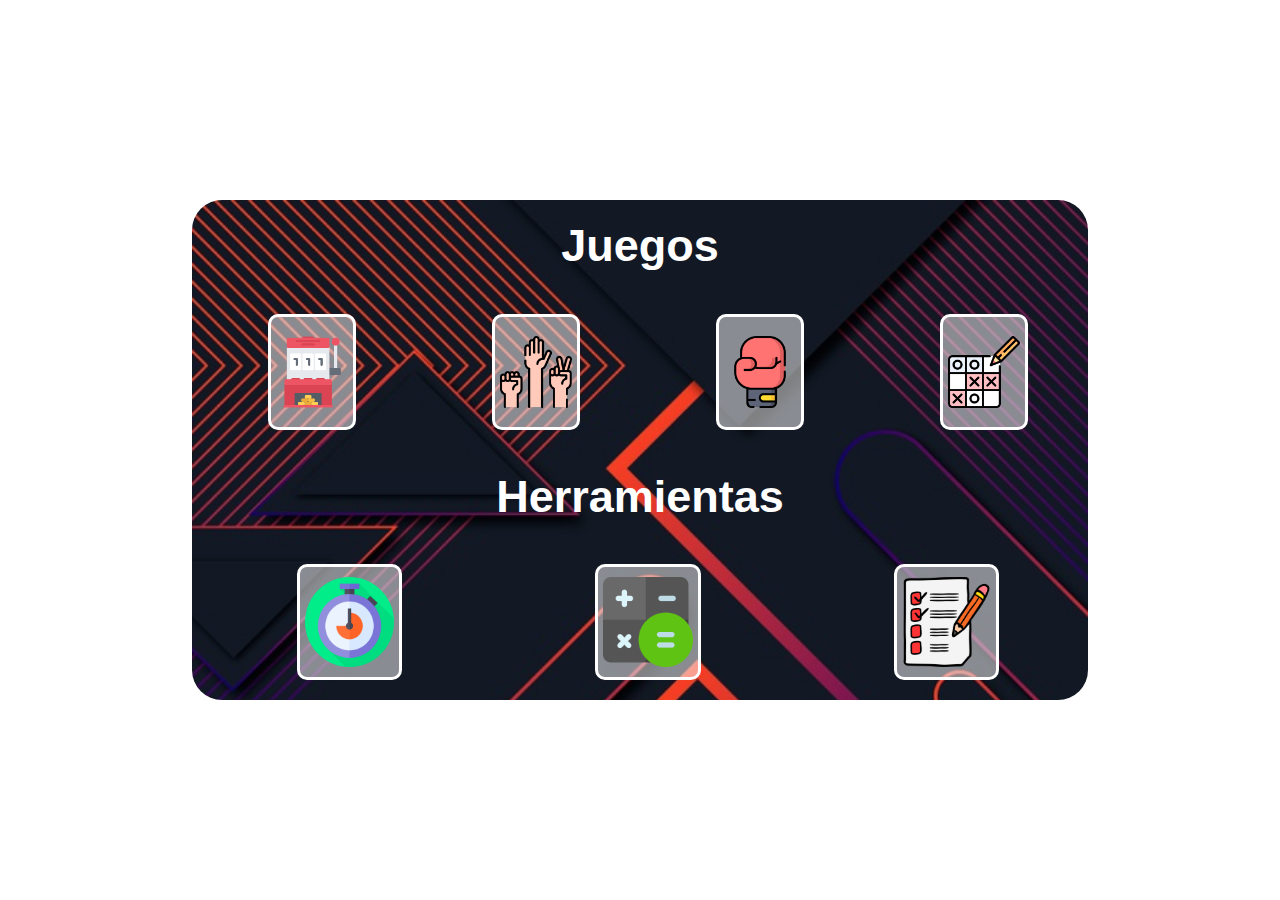
<file: index.html>
<!DOCTYPE html>
<html lang="en">
<head>
    <meta charset="UTF-8">
    <meta http-equiv="X-UA-Compatible" content="IE=edge">
    <meta name="viewport" content="width=device-width, initial-scale=1.0">
    <link rel="stylesheet" href="css/style.css">
    <title>Launcher</title>
</head>
<body>
    
    <section id="uno">
        <div class="contenedor">
            <h2>Juegos</h2>
            <div class="juegos">
            
            <a href="Juegos/tragaperras/index.html">  <div class="caja"><img src="img/tragaperras.png" alt=""> </div></a>  
             <a href="Juegos/Piedra_Papel_Tijera/index.html">   <div class="caja"><img src="img/piedra-papel-tijeras.png" alt=""></div></a>  
            <a href="Juegos/boxeo/index.html">  <div class="caja"><img src="img/guanteRojo.png" alt=""> </div></a>  
           
            <a href="Juegos/3raya/index.html">  <div class="caja"><img src="img/Ticono.png" alt=""> </div></a>  



          

        </div>
        <h2>Herramientas</h2>
        <div class="herramientas">
            
         <a href="Herramientas/Pomodoro/index.html"> <div class="caja"> <img src="img/cronometro.png" alt=""> </div></a>  
         <a href="Herramientas/calculadora/index.html">    <div class="caja"><img src="img/calculadora.png" alt=""></div></a>
         <a href="Herramientas/Notas/index.html">    <div class="caja"><img src="img/notas.png" alt=""></div></a>
        </div>
    </div>
    </section>


    <script type="text/javascript" src="js/vanilla-tilt.js"></script>
    <script type="text/javascript">
        VanillaTilt.init(document.querySelectorAll(".caja"), {
            max: 25,
            speed: 400,
            glare:true,
            "max-glare":1,
        });
        
        //It also supports NodeList
        VanillaTilt.init(document.querySelectorAll(".caja"));
    </script>



</body>

</html>
</file>
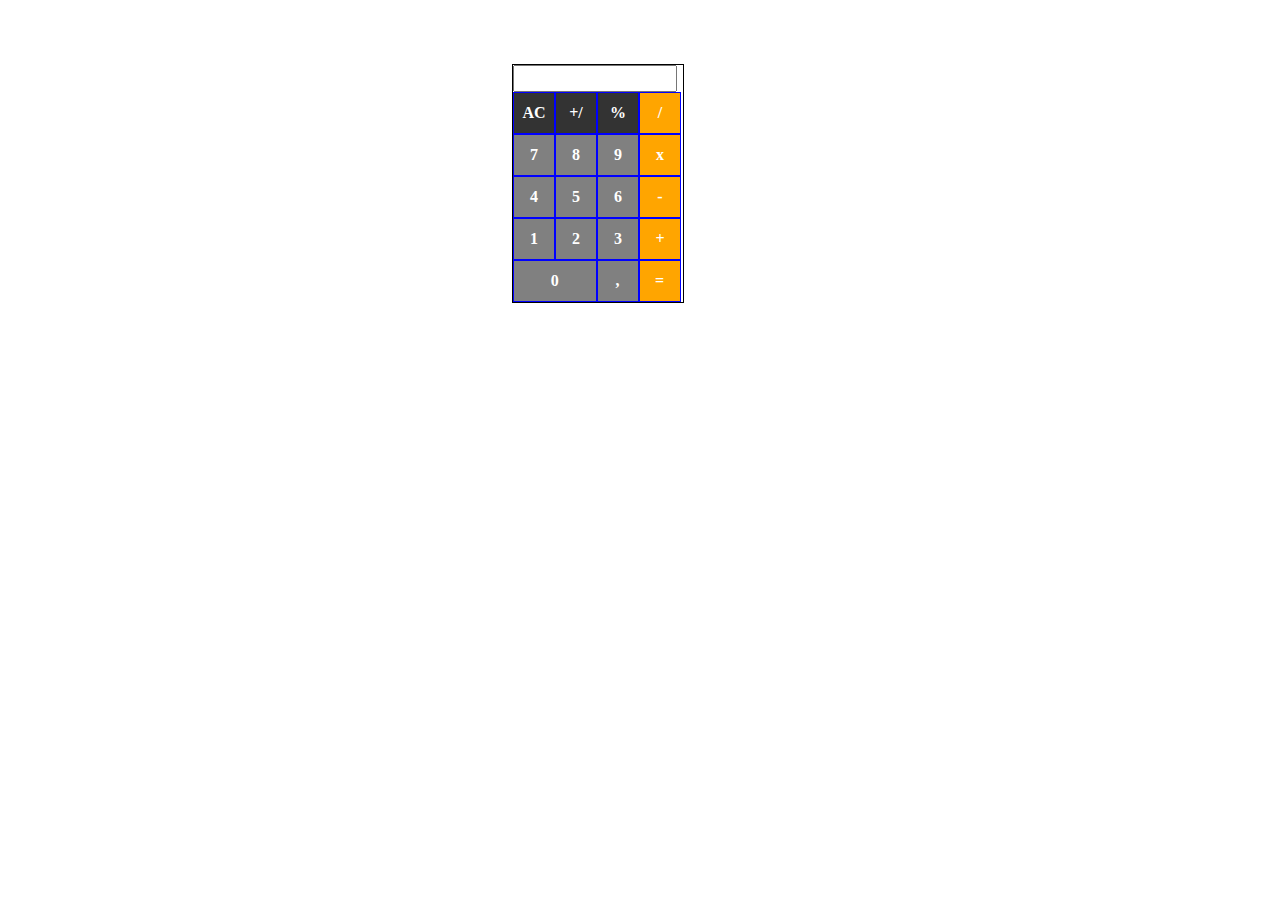
<file: Herramientas/Calculadora/index.html>
<!DOCTYPE html>
<html lang="en">
<head>
    <meta charset="UTF-8">
    <meta http-equiv="X-UA-Compatible" content="IE=edge">
    <meta name="viewport" content="width=device-width, initial-scale=1.0">
    <link rel="stylesheet" href="css/style.css">
    <title>Document</title>
</head>
<body>

<div class="calculadora">
               <div class="resultado">
                   <input type="text" id="resul" class="text">
               </div>
               <div class="numeros">
                <div class="caja negro" onclick="operacion('ac')">AC</div>
                <div class="caja negro">+/</div>
                <div class="caja negro">%</div>
                <div class="caja naranja" onclick="operacion('/')">/</div>
                <div class="caja gris" onclick="operacion(7)">7</div>
                <div class="caja gris" onclick="operacion(8)">8</div>
                <div class="caja gris" onclick="operacion(9)">9</div>
                <div class="caja naranja" onclick="operacion('*')" >x</div>
                <div class="caja gris" onclick="operacion(4)" >4</div>
                <div class="caja gris" onclick="operacion(5)">5</div>
                <div class="caja gris" onclick="operacion(6)">6</div>
                <div class="caja naranja" onclick="operacion('-')" >-</div>
                <div class="caja gris" onclick="operacion(1)">1</div>
                <div class="caja gris" onclick="operacion(2)">2</div>
                <div class="caja gris" onclick="operacion(3)">3</div>
                <div class="caja naranja" onclick="operacion('+')">+</div>
                <div class="caja gris doble" onclick="operacion(0)">0</div>
                <div class="caja gris" onclick="operacion(',')">,</div>
                <div class="caja naranja" onclick="operacion('=')" >=</div>
            </div>
</div>

</body>
<script src="js/js.js"></script>
</html>
</file>
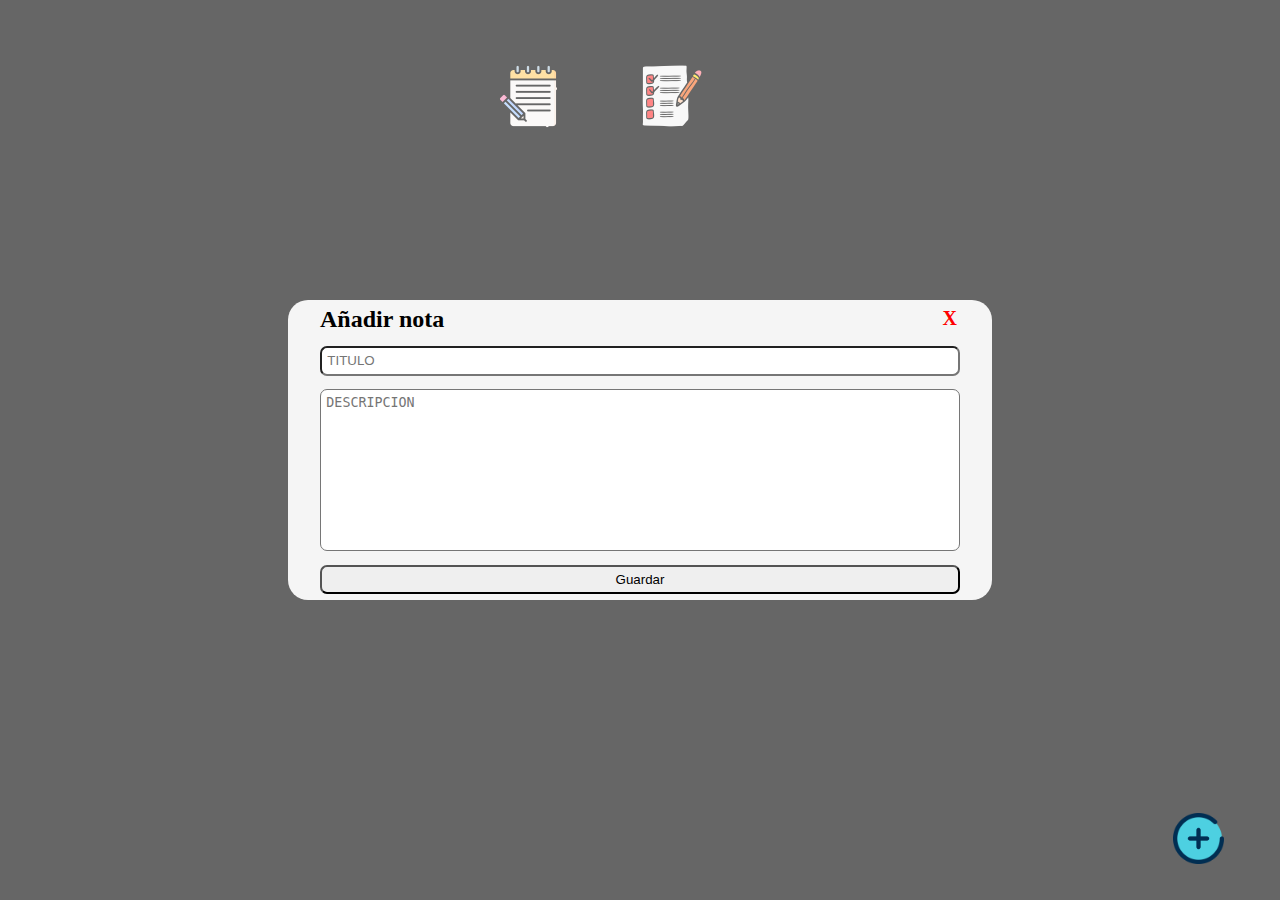
<file: Herramientas/Notas/index.html>
<!DOCTYPE html>
<html lang="es">
<head>
    <meta charset="UTF-8">
    <meta http-equiv="X-UA-Compatible" content="IE=edge">
    <meta name="viewport" content="width=device-width, initial-scale=1.0">
    <title>Notas</title>
    <link rel="stylesheet" href="css/style.css">
	 <link rel="icon" type="image/x-icon" href="img/lapiz.png">
</head>
<body>
    
    <header>
        <img src="img/lapiz.png" alt="" srcset="">
        <img src="img/notas.png" alt="" srcset="">
     
        
    </header>
<div id="contenedor">
    <!-- <div class="caja">
                <div>
                    <p id="titulo">NOta1</p>
                    <p id="descripcion">Comprar Pan , verduras , ir al bar</p>
                </div> 
                <div>
                <button class="Editar">Editar</button><button class="Eliminar" >Eliminar</button> 
                </div>
            </div>-->
           
    </div> 
    <div>
    <img  class="botonAñadir" onclick="AbrirModal()"    src="img/boton.png" alt="" srcset="">
    </div>
  
            <div id="mymodal">
                <div id="cajaModal">
                    <span class="cerrar" onclick="CerrarModal()">X</span>
                   
                    <h2>Añadir nota</h2>
     
               
                    <input type="text" id="inputTitulo" placeholder="TITULO" value="">
               
              
                    <textarea name="" id="inputDescripcion" cols="30" rows="10" placeholder="DESCRIPCION" value=""></textarea>
            
                    <input type="Submit"  value="Guardar" id="botonGuardar" onclick="Guardar()" >

                </div>
            </div>


             <div id="mymodaleditar">
                <div id="cajaModaleditar">
                    <span class="cerrar" onclick="CerrarModalEdit()">X</span>
                   
                    <h2>Editar nota</h2>
     
               
                    <input type="text" id="inputTituloEdit" placeholder="TITULO" value="">
               
              
                    <textarea name="" id="inputDescripcionEdit" cols="30" rows="10" placeholder="DESCRIPCION" value=""></textarea>
            
                    <input type="Submit"  value="Guardar" id="botonGuardar" onclick="GuardarEditar()" >

                </div> 
            </div> 


           
</div>
</body>
<script src="js/js.js"></script>
</html>
</file>
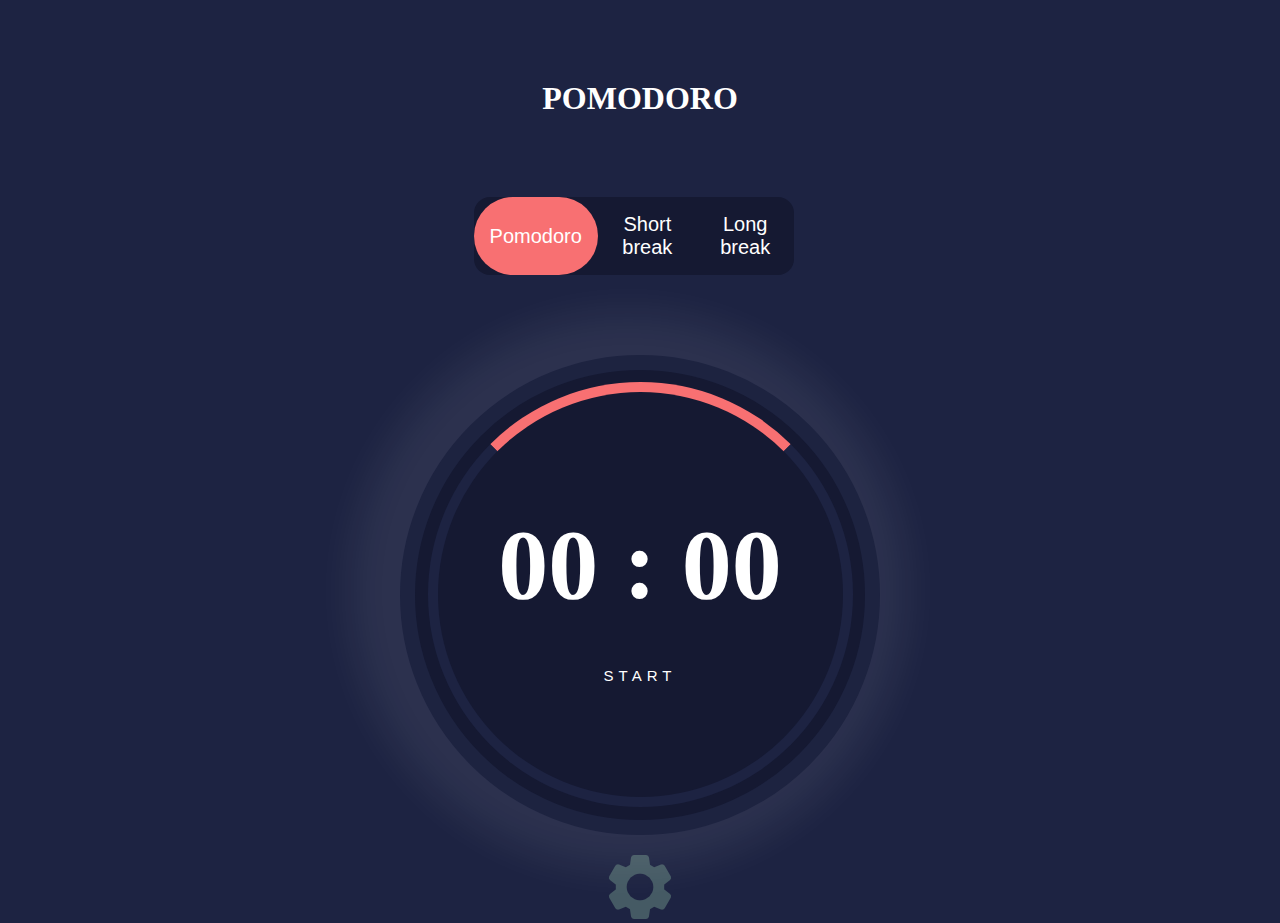
<file: Herramientas/Pomodoro/index.html>
<!DOCTYPE html>
<html lang="en">

<head>
    <meta charset="UTF-8">
    <title>POMODORO</title>
    <link rel="icon" type="image/x-icon" href="temporizador.ico">
    <link rel="stylesheet" href="css/style.css">
    <link rel="stylesheet" href="https://cdnjs.cloudflare.com/ajax/libs/animate.css/4.1.1/animate.min.css" />


</head>
<script src="js/script.js"></script>

<body>
    <header id="header">
        <div class="titulo animate__animated animate__bouncep ">
            <h1 id="titulo">POMODORO</h1>
        </div>
        <aside>
            <button class="menu" id="menu1" style="background:#f87072;">Pomodoro</button>
            <button class="menu" id="menu2">Short break</button>
            <button class="menu" id="menu3">Long break</button>
        </aside>
    </header>
    <div class="contenedor">
        <div class="circulo" id="circulo">
            <div class="preloader" id="preloader">
            </div>
            <div id="numero">

                <span id="minutes">00</span> : <span id="seconds">00</span>
            </div>
            <button class="botonesCrono" id="start" onclick="interval()">START</button>
            <button class="botonesCrono" style="font-size:0px;" id="parar" onclick="pause(1)">PAUSE</button>
            <button class="botonesCrono" style="font-size:0px;" id="parar2" onclick="pause(2)">PAUSE</button>
            <button class="botonesCrono" style="font-size:0px;" id="parar3" onclick="pause(3)">PAUSE</button>
            <button class="botonesCrono" style="font-size:0px;" id="reiniciar" onclick="continuar(1)">CONTINUAR</button>
            <button class="botonesCrono" style="font-size:0px;" id="reiniciar2" onclick="continuar(2)">CONTINUAR</button>
            <button class="botonesCrono" style="font-size:0px;" id="reiniciar3" onclick="continuar(3)">CONTINUAR</button>
        </div>

    </div>

    <footer>
        <a href="javascript:abrirModal()">
            <img src="imagenes/engranaje.png">
        </a>

    </footer>


    <div id="myModal" class="modal animate__animated animate__fadeInDown">
        <div class="modal-contenedor">
            <div class="arriba">
                <p>Settings</p>
                <span class="close" onclick="cerrarModal()">&times;</span></div>
            <div id="inputContador">
                <p style="font-weight: bold; margin-bottom: 1em;margin-left: 1em">TIME (MINUTES)</p>
                <p>
                    <label class="labelText1">pomodoro</label>
                    <label class="labelText2">short break</label>
                    <label class="labelText3">long break</label></p>

                <input type="number" id="mim" placeholder="mim" class="inputNumeros" value="0">
                <input type="number" id="sBreak" class="inputNumeros" value="0">
                <input type="number" id="lBreak" class="inputNumeros" value="0">

            </div>

            <div class="elegirLetra">

                <div class="botones">
                    <label class="labelText1">Long Break Interval</label>
                    <input type="number" id="LInterval" placeholder="mim" class="inputNumeros" value="1">
                    <!--            <button class="botonfons" >Aa</button>-->
                    <!--            <button class="botonfons" style="font-weight: bold">Aa</button>-->
                    <!--            <button class="botonfons" style="font-style:italic">Aa</button>-->
                    <!--            </div>-->
                </div>


                <div class="elegirColor">
                    <div>
                        Color
                    </div>
                    <div class="botones">
                        <button class="botonColor" style="background:#f87072" onclick="cambiarcolor(1)"></button>
                        <button class="botonColor" style="background:deepskyblue" onclick="cambiarcolor(2)"></button>
                        <button class="botonColor" style="background:blueviolet" onclick="cambiarcolor(3)"></button>
                    </div>
                </div>

                <button class="aplicar" onclick="cerrarModal()">APLICAR</button>

            </div>
        </div>

    </div>

</body>


</html>
</file>
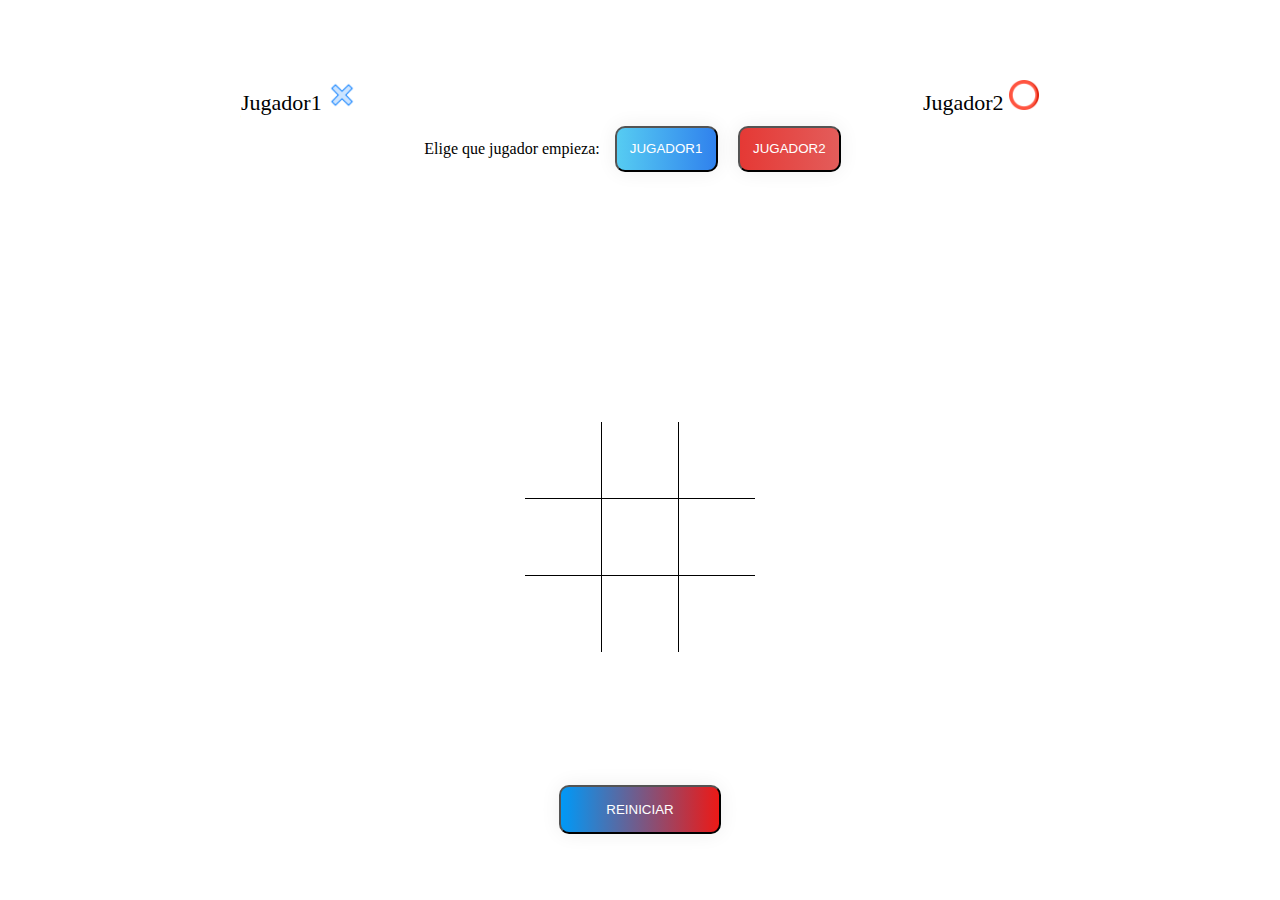
<file: Juegos/3raya/index.html>
<!DOCTYPE html>
<html lang="es">
<head>
    <meta charset="UTF-8">
    <meta http-equiv="X-UA-Compatible" content="IE=edge">
    <meta name="viewport" content="width=device-width, initial-scale=1.0">

    <link rel="stylesheet" href="css/style.css">
    <link href="https://unpkg.com/aos@2.3.1/dist/aos.css" rel="stylesheet">


    <title>Boxeo</title>
    <link rel="icon" type="image/png" href="img/Ticono.png" />
</head>
<body>
  

<header>
   <p> Jugador1 <img src="img/cruz.png" alt="" srcset=""> </p>
   <p> Jugador2 <img src="img/circulo.png" alt="" srcset=""> </p>

</header>
<div class="elegir">
<p>Elige que jugador empieza:</p>
<div class="ElegirJugador">
<button class="btn-grad3" onclick="CambiarJugador(1)"> Jugador1  </button>
<button class="btn-grad2" onclick="CambiarJugador(2)"> Jugador2  </button>
</div>
</div>
    <div id="contenedor">
       <div>
        <div id="cuadro1" onclick="Pintarimg(1)" ></div>
        <div id="cuadro2" onclick="Pintarimg(2)"></div>
        <div id="cuadro3" onclick="Pintarimg(3)"></div>
    </div>
    <div>
        <div id="cuadro4" onclick="Pintarimg(4)"></div>
        <div id="cuadro5" onclick="Pintarimg(5)"></div>
        <div id="cuadro6" onclick="Pintarimg(6)"></div>
      </div>
      <div>  
        <div id="cuadro7" onclick="Pintarimg(7)"></div>
        <div id="cuadro8" onclick="Pintarimg(8)"></div>
        <div id="cuadro9" onclick="Pintarimg(9)"></div>
        </div>

    </div>
  <div class="boton">
  <button onclick="reiniciar()" class="btn-grad">reiniciar</button>
</div>
</body>

<script src="https://unpkg.com/aos@2.3.1/dist/aos.js"></script>

<script src="js/js.js"></script>





</html>
</file>
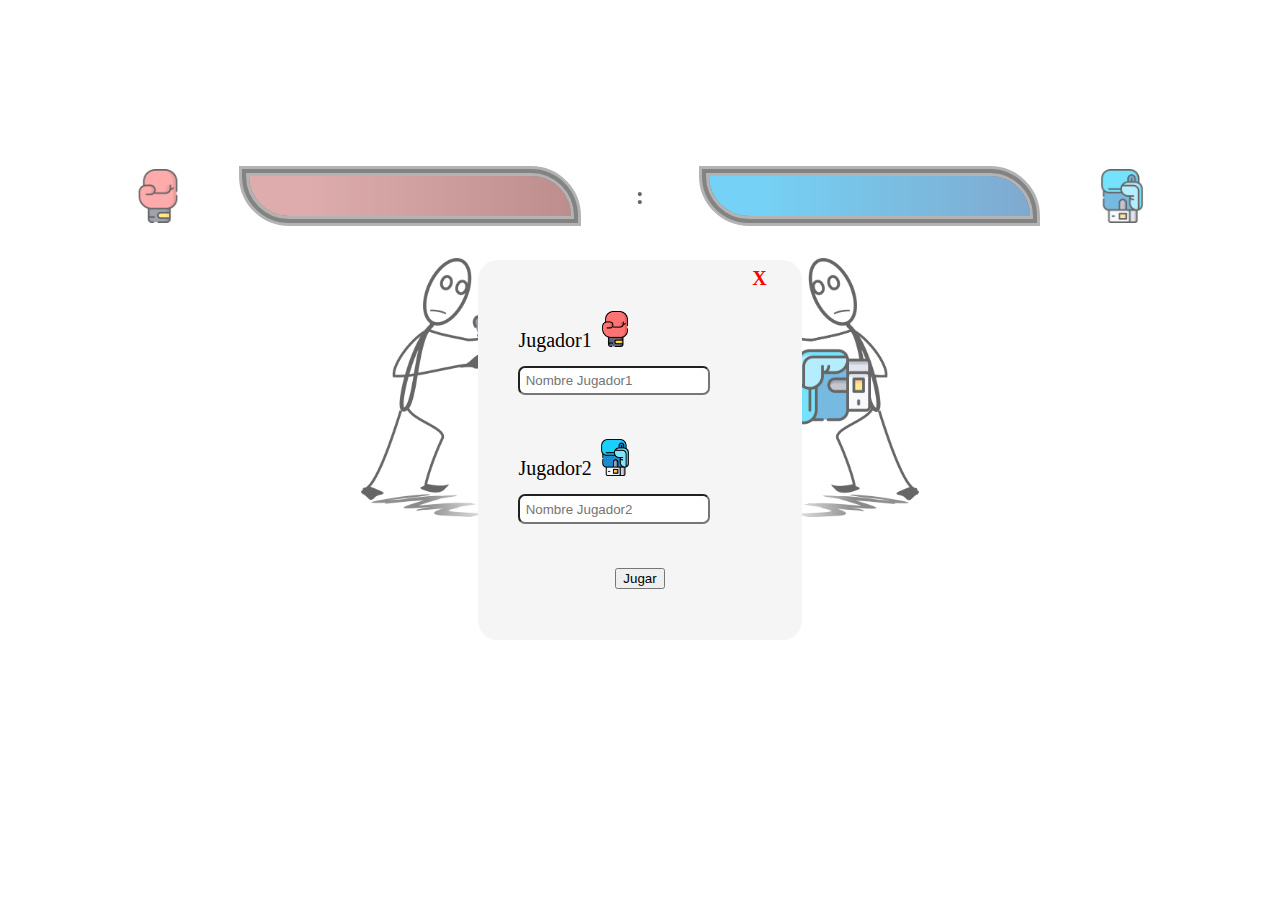
<file: Juegos/boxeo/index.html>
<!DOCTYPE html>
<html lang="es">
<head>
    <meta charset="UTF-8">
    <meta http-equiv="X-UA-Compatible" content="IE=edge">
    <meta name="viewport" content="width=device-width, initial-scale=1.0">

    <link rel="stylesheet" href="css/style.css">
    <link href="https://unpkg.com/aos@2.3.1/dist/aos.css" rel="stylesheet">


    <title>Boxeo</title>
    <link rel="icon" type="image/png" href="img/iconoGuantes.png" />
</head>
<body>
  
    <div id="contenedor">
        <header>
        <div id="jugador1"></div>
        <div id="jugador2"></div>
    </header>
        <div class="status" data-aos="fade-down" data-aos-duration="1500"  data-aos-easing="linear">

            <img class="guanteRojopequeño" src="img/guanteRojo.png" alt="" srcset="">
        
            <div class="izq"> <div id="vidap1"></div> </div>

         <div class="time">  <span id="minutes"></span> :   <span id="seconds"></span> </div> 
            <div class="der"><div id="vidap2"></div>  </div>
            <img class="guanteAzulpequeño" src="img/guanteAzul.png" alt="" srcset="">

        </div>
        <div class="cajacentro">  
            
            <img class="izqgif" id="caracterp1" src="img/stickIzq.gif" data-aos="fade-right"  data-aos-easing="linear"    alt="" srcset="">
            <img class="izqgif" id="caracterp2"  src="img/stickder.gif" data-aos="fade-right"  data-aos-easing="linear"    alt="" srcset="">
         
            <img id="guanteAzul" src="img/guanteAzul.png"  alt="" srcset="">
            <img id="guanteRojo" src="img/guanteRojo.png" alt="" srcset="">

        </div>
        
        <footer>
            <button class="ComoJugar" onclick="AbrirControles()">Como Jugar</button>
            <div class="controles">Jugador1(izquierda) Ataca con la <b>(A)</b> - Defiende con la <b>(S)</b></div>
            <div class="controles">Jugador2(derecha) Ataca con la <b>(J)</b> - Defiende con la <b>(K)</b></div>
            <div class="controles">Ataque quita 5 de vida si bloqueas el golpe quitara 0 de vida pero solo puedes bloquear 2 veces a la 3 quitara 5 vida para volver a bloquear deberas quitar la defensa y volver a poner la defensa </div>
        </footer>
 
    </div>
  







    <div id="mymodal">
        <div id="cajaModal">
            <span class="cerrar" onclick="CerrarModal()">X</span>
          
            
        <div>
            <p class="">Jugador1 <img  class="guanteRojopequeño" src="img/guanteRojo.png" alt="" srcset=""></p>
            <input type="text" id="inputTitulo" placeholder="Nombre Jugador1" value="">
     
        </div>
        <div>
            <!-- <input type="file" id="personajep1" name="archivosubido"> -->
        </div>

        <div>
            <p>Jugador2 <img  class="guanteAzulpequeño" src="img/guanteAzul.png" alt="" srcset=""></p>
            <input type="text" id="inputDescrip" placeholder="Nombre Jugador2" value="">
        </div>
        <div>
            <!-- <input type="file" id="personajep2" name="archivosubido" > -->
        </div>
    
            <button   class="jugar" id="botonGuardar" onclick="jugar()" >Jugar</button>

        </div>
    </div>

    <div id="mymodalGanar">
        <div id="cajaModalGanar">
        
          
        <div id="ganador">
         
        </div>

        <div id="guanteGanador">

        </div>
            <button  class="jugar" id="botonGuardar" onclick="jugar()" >Jugar</button>

        </div>
    </div>


    <audio src=""></audio>
 
  
</body>

<script src="https://unpkg.com/aos@2.3.1/dist/aos.js"></script>

<script src="js/js.js"></script>





</html>
</file>
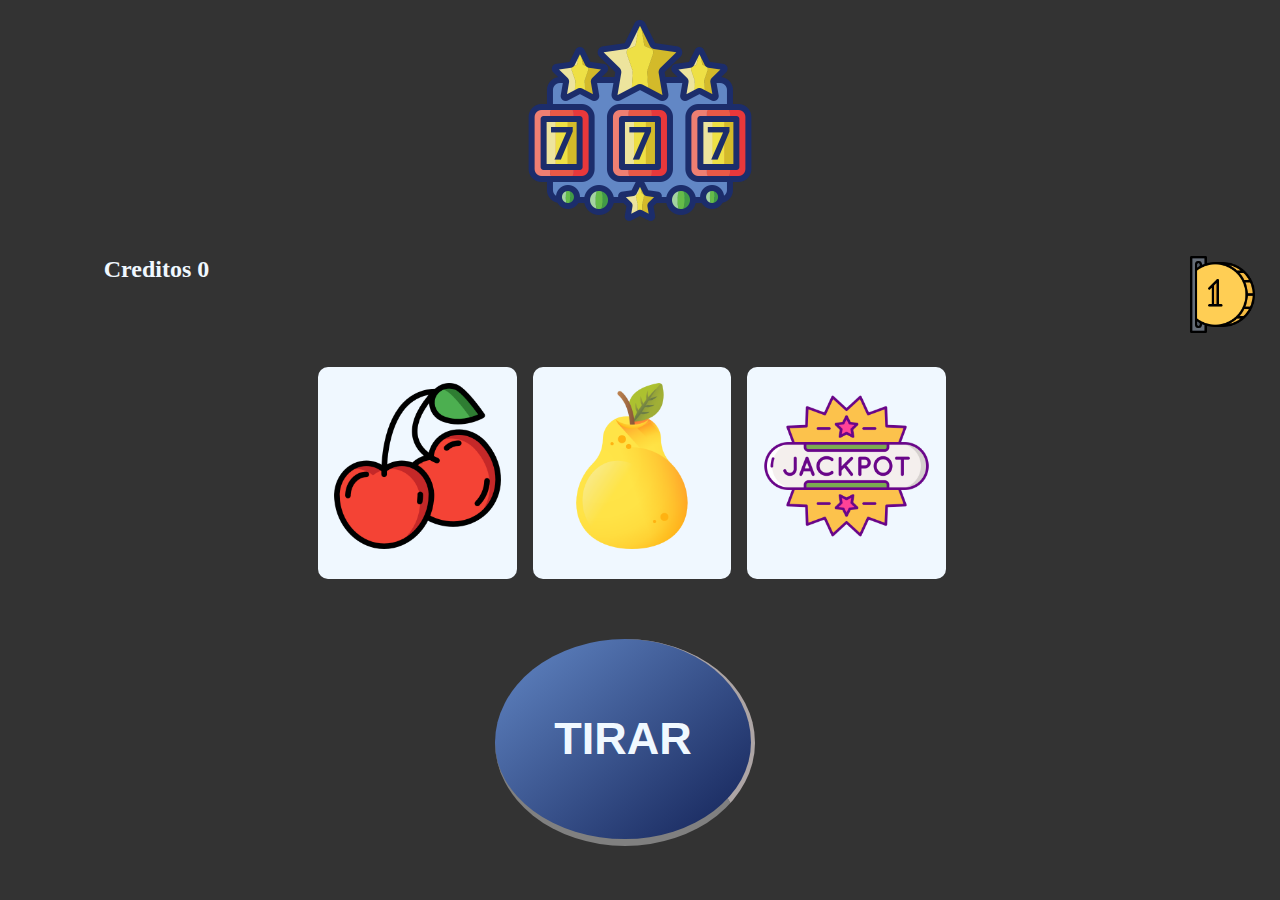
<file: Juegos/tragaperras/index.html>
<!DOCTYPE html>
<html lang="en">
<head>
    <meta charset="UTF-8">
    <meta http-equiv="X-UA-Compatible" content="IE=edge">
    <meta name="viewport" content="width=device-width, initial-scale=1.0">

    <link rel="stylesheet" href="css/style.css">
    <link href="https://unpkg.com/aos@2.3.1/dist/aos.css" rel="stylesheet">

    <title>Tragaperras</title>
    <link rel="icon" type="image/png" href="img/tragaperras (2).png" />
</head>
<body>
   
    <header>
    <img class="logo" src="img/iconoD.png" alt=""  ">
    </header>
    <div class="cajaMoneda">


        <h2>Creditos  <span id="creditos" > 0</span></h2>
    <div id="moneda">
      
      
    </div>
   
    <div class="imgInsertar" >
    <img src="img/insertar.png"   alt="" onclick="insertarMoneda()" >
    </div>
</div>
<div id="alerta">  </div> 
    <div class="contenedor">
       
        <div class="caja" id="caja1" >
         <img src="img/1.png" alt="" class="imagenAleatorio" data-aos="fade-down"  data-aos-easing="linear"  data-aos-duration="700" ></div>
        <div class="caja" id="caja2" >
            <img src="img/2.png" alt="" class="imagenAleatorio" data-aos="fade-down"  data-aos-easing="linear"  data-aos-duration="1700" ></div>
        <div class="caja" id="caja3" >
            <img src="img/3.png" alt="" class="imagenAleatorio"  data-aos="fade-down"  data-aos-easing="linear"  data-aos-duration="2300"></div>
  
    </div>

    <div class="cajaTirar">
        <div class="botonTirar" onclick="tirar()">
        <h2>TIRAR</h2>
      </div>
    </div>


</body>

<script src="https://unpkg.com/aos@2.3.1/dist/aos.js"></script>

<script src="js/js.js"></script>


</html>
</file>
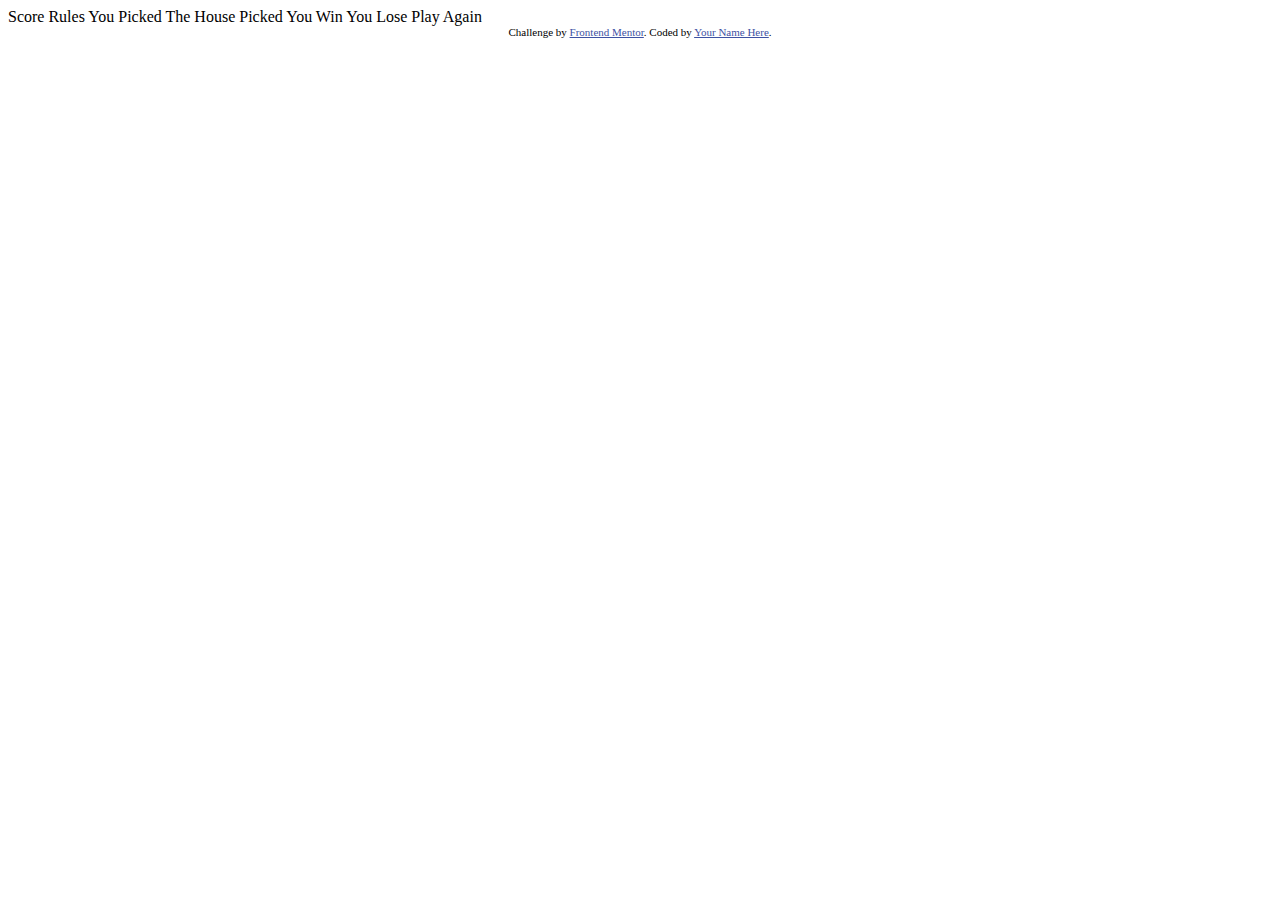
<file: Juegos/Piedra_Papel_Tijera/juego/rock-paper-scissors-master/index.html>
<!DOCTYPE html>
<html lang="en">
<head>
  <meta charset="UTF-8">
  <meta name="viewport" content="width=device-width, initial-scale=1.0"> <!-- displays site properly based on user's device -->

  <link rel="icon" type="image/png" sizes="32x32" href="./images/favicon-32x32.png">
  
  <title>Frontend Mentor | Rock, Paper, Scissors</title>

  Score
  Rules

  You Picked
  The House Picked

  You Win
  You Lose

  Play Again

  <!-- Feel free to remove these styles or customise in your own stylesheet 👍 -->
  <style>
    .attribution { font-size: 11px; text-align: center; }
    .attribution a { color: hsl(228, 45%, 44%); }
  </style>
</head>
<body>


  
  <div class="attribution">
    Challenge by <a href="https://www.frontendmentor.io?ref=challenge" target="_blank">Frontend Mentor</a>. 
    Coded by <a href="#">Your Name Here</a>.
  </div>
</body>
</html>
</file>
<file: css/style.css>
*{
    margin: 0px;
    padding: 0px;
}


.caja2{
    width: 200px;
    height: 200px;
    background-color: green;

}

#uno{
    display: flex;
    justify-content: center;
    align-items: center;
    height: 100vh;
    /* background:url(../img/img3.jpg); */
    /* background:rgba(214, 205, 205, 0.2); */

}

.contenedor{
    text-align: center;
    display: flex;
    justify-content: space-around;
    flex-direction: column;
    width: 70%;
    height: 500px;
    /* background-color:rgba(255, 255, 255, 0.5); */
    background: url(../img/img4.jpg)no-repeat;
    background-size: cover;
    
    border-radius: 30px;
}

h2{
    font-size: 45px;
    color: white;
    font-family: 'Franklin Gothic Medium', 'Arial Narrow', Arial, sans-serif;
}

.juegos{
    display: flex;
    justify-content: space-around;
    align-items: center;
    
}


.juegos a{
  
    padding: 1px;
    width: 8%;
   
}

.caja{
    display: flex;
    justify-content: center;
    align-items: center;
    height: 100px ;
    width: 100%;
    padding: 5px;
    border-radius: 10px;
    border:3px solid white;
   background-color:rgba(255, 255, 255, 0.5);
}

.caja:hover{
  
   
    /* padding: 15px;

    /* background-color:rgba(255, 255, 255, 0.3); */
   /* transition: ease-in 0.7s;  */ 
}

.herramientas a{
    width: 10%;
  
}

.herramientas{
    display: flex;
    justify-content: space-around;
    align-items: center;
}



.contenedor img {
    width: 100%;
}
</file>
<file: Herramientas/Calculadora/css/style.css>
*{margin: 0px; padding: 0px;}


.calculadora{
    margin-left: 40%;
    margin-top:5%;
    width: 170px;
    border: 1px solid black;
}

.numeros{
    display: flex;
    flex-wrap: wrap;
}


input{
    width: 160px;
    font-size: 20px;
}

.caja{
    height: 2.5em;
    width: 2.5em;
    border: 1px solid blue;
    display: flex;
    align-items: center;
    justify-content: center;
}

.naranja{
    background-color: orange;
    color: white;
    font-weight: bold;
}

.gris{
    background-color: gray;
    color: white;
    font-weight: bold;
}

.negro{
    background-color: #333;
    color: white;
    font-weight: bold;
}

.doble{
    width: 5.1em;
}
</file>
<file: Herramientas/Notas/css/style.css>
*{
    margin: 0px;
    padding: 0px;
}

body{
    background-color: black;
}

header{
    display: flex;
    justify-content: center;
    align-items: center;
    margin-top: 4em;
    z-index: 55;

  
}

header img {
    width: 5%;
    margin-right: 5em;
}

#contenedor{
   
    margin-top: 5em;
    display: flex;
    flex-direction: column;
    justify-content: center;
    height: auto;
    width: 100%;
    position: relative;

}

.caja{
    margin: 1em;
    margin-left: 4em;
    width: 90%;
    height: 60px;
    border-radius: 20px;
    background-color: #333;
    color: white;
    display: flex;
    justify-content: space-around;
    align-items: center;
}

.Editar , .Eliminar {
    font-weight: bold;
    color: white;
    font-size: 14px;
}

.Editar{
    padding-top: 0.8em;
    padding-bottom: 0.8em;
    padding-left: 3em;
    padding-right: 3em;
    border-radius: 10px;
    border:none;
    background-color: #C5E4EB;
}

.Eliminar{
    padding-top: 0.8em;
    padding-bottom: 0.8em;
    padding-left: 3em;
    padding-right: 3em;
    margin-left:3em ;
    border:none;
    border-radius: 10px;
    background-color: red;
}

/* modal */

#mymodal{
   
    display: flex;
    align-items: center;
    justify-content: center;
    
    position:absolute;
    top: 0px;
    width: 100%;
    height: 100vh;
    background-color: rgba(255, 255, 255, 0.4);
}

#cajaModal {
    display: flex;
    justify-content: center;
    flex-direction: column;
    background-color: whitesmoke;
    border-radius: 20px;
    width: 50%;
    height: 300px;
    padding-left: 2em;
    padding-right: 2em;
    position: relative;
}

.cerrar {
    position: absolute;
    top:7px;
    right: 35px;
    color:red;
    font-size: 20px;
    font-weight: bold;
}


input ,textarea{
    border-radius: 7px;
    padding: 0.4em;
    margin-top: 1em;
    resize: none;
}

.botonAñadir{
    width: 4%;
    margin: 1em;
    z-index: 2;
    position: absolute;
    bottom: 20px;
    right: 40px;
}


/* modal editar */

#mymodaleditar{
   
    display: none;
    align-items: center;
    justify-content: center;
   
    position:absolute;
    top: 0px;
    width: 100%;
    height: 100vh;
    background-color: rgba(255, 255, 255, 0.4);
}

#cajaModaleditar {
    display: flex;
    justify-content: center;
    flex-direction: column;
    background-color: #C5E4EB;;
    border-radius: 20px;
    width: 50%;
    height: 300px;
    padding-left: 2em;
    padding-right: 2em;
    position: relative;
 
}
</file>
<file: Herramientas/Pomodoro/css/style.css>
*{
    margin: 0px;
    padding: 0px;
}

body {
    background: #1d2342;
}
header{

    text-align: center;
}
.titulo{
    margin-top: 5em;
    color: white;
}

aside{
    display: flex;
    justify-content: center;
    margin-top: 5em;
    background: #151932;

    width: 25%;
    margin-left: 37%;
    border-radius: 1em;

}
.menu {
    border-radius: 2em;
    font-size: 20px;
    padding: 0.8em;
    border: none;
    background: transparent;
    color: white;
}

.contenedor{
    display: flex;
    justify-content: center;
    margin-top: 5em;
    height: 500px;

}
.circulo{
    display: flex;
    justify-content: center;
    flex-direction: column;
    background: #151932;
    width: 450px;
    position: relative;
    height: 450px;
    border-radius: 100%;
    border:15px solid #1d2340;
    box-shadow: -12px -4px 41px 38px rgba(255,255,255,0.07);
    -webkit-box-shadow: -12px -4px 41px 38px rgba(255,255,255,0.07);
    -moz-box-shadow: -12px -4px 41px 38px rgba(255,255,255,0.07);


}

.preloader{
    position: absolute;
    animation-play-state: paused;
    bottom: 13px;
    right:12px;
    width: 90%;
    height: 90%;
    z-index: 1;
    border: 10px solid #1d2342;
    border-top:10px solid #f87072;

    border-radius: 50%;
    animation-name: girar;
    animation-duration: 20s;
    animation-timing-function: linear;
    animation-iteration-count: infinite;

}
@keyframes girar {
    from {
        /** !*border-top: 10px solid ##f87072;/*/
    }
    /*35% {*/
    /*    !*border-left: 10px solid #f87072;*!*/

    /*}*/
    /*70% {*/
    /*    !*transform: rotate(180deg);*!*/
    /*    !*border-top: 10px solid #f87072;*!*/
    /*}*/
    to {
        border-top: 10px solid #f87072;
        transform: rotate(1turn);
        /*border-top: 10px solid #f87072;*/
        /*transform: rotate(360deg);*/
    }
}

#numero {
    color: white;
    font-weight: bold;
    text-align: center;
    font-size: 100px;
    z-index: 11;
}
.botonesCrono{
    background: none;
    font-size: 15px;
    margin-top: 3em;
    letter-spacing: 5px;
    color: white;
    border:none;
    z-index: 11;
}

footer{
    display: flex;
    justify-content: center;
    align-items: center;
}

/* modal */

.modal {
    display: none;
    position: fixed;
    z-index: 3333;
    padding-top: 100px;
    left: 0px;
    top: 0px;
    width: 100%;
    height: 100%;
    overflow: auto;
    background-color: rgba(0, 0, 0, 0.4);
}
.modal-contenedor {
    background-color: white;
    margin: auto;
    position: relative;
    display: flex;
    justify-content: center;
    flex-wrap: wrap;
    border: 1px solid #888;
    width: 30%;
    border-radius: 2em;
}
.aplicar{
    position: absolute;
    bottom: -20px;
    padding: 1em;
    border: none;
    border-radius:2em ;
    color: white;
    font-size: 15px;
    font-weight: bold;
    left: 220px;
    background: #f87072;
}
.close:hover {
    cursor: pointer;
    color: #888888;
}
.arriba {
    font-size: 38px;
    letter-spacing: 5px;
    margin-top: 0.5em;
    border-bottom: 1px solid grey;
    margin-bottom: 1em;
    padding-bottom: 0.5em;
    width: 100%;
    display: flex;
    justify-content: space-around;

}

#inputContador{
    margin-left: 5em;

    padding-bottom: 2em;
    width: 100%;
}
.inputNumeros{
    margin-top: 1em;
    text-align: center;
    width: 15%;
    padding: 1em;
    border: none;
    background: whitesmoke;
    margin-left: 1em;
}

.labelText1 , .labelText2 , .labelText3{
    padding-top: 2em;
    margin-left: 2.8em;
    text-align: center;
}
.labelText1{
    margin-left: 1.5em;
}

.elegirColor , .elegirLetra {

    /*border-top: 1px solid grey;*/
    padding-top: 1em;
    padding-bottom: 1em;
    display: flex;
    align-items: center;
    justify-content: space-around;
    width: 100%;
    font-size: 20px;
}

#LInterval{
    margin-left: 5em;
}
/*.botonfons{*/

/*    border: none;*/
/*    padding: 0.5em;*/
/*    border-radius: 100%;*/
/*}*/
.botonColor{
    padding: 1em;
    border:none;
    border-radius: 100%;
}
</file>
<file: Juegos/3raya/css/style.css>
*{
    margin: 0px;
    margin: 0px;
}



header{
    display: flex;
    text-align: center;
    justify-content: space-between;
    align-items: center;
    flex-direction: row;
    margin-top: 5em;
}

.elegir{
    display: flex;
    align-items: center;
    justify-content: center;
}

.ElegirJugador{
    width: 20%;
    display: flex;
    justify-content: center;
}
.ElegirJugador img{
    width: 15%;
}
header p{
 font-size: 22px;
}

header  img{
    width: 5%;
}
#contenedor{
    display: flex;
    justify-content: center;
    align-items: center;
    margin-top:15em ;
}


#cuadro1 , #cuadro2 , #cuadro3 ,#cuadro4 ,#cuadro5 , #cuadro6 , #cuadro7 , #cuadro8 ,  #cuadro9 {
    height: 60px;
    width: 60px;
    padding: 0.5em;
}

#cuadro1{
    border-bottom: 1px solid black;
    border-right: 1px solid black;
}
#cuadro1 img{
        width: 100%;
}

#cuadro2{
    border-bottom: 1px solid black;
    border-right: 1px solid black;
}

#cuadro2 img{
    width: 100%;
}

#cuadro3{

    border-right: 1px solid black;
}

#cuadro3 img{
    width: 100%;
}
#cuadro4{
    border-bottom: 1px solid black;
    border-right: 1px solid black;
}

#cuadro4 img{
    width: 100%;
}

#cuadro5{
    border-bottom: 1px solid black;
    border-right: 1px solid black;
}

#cuadro5 img{
    width: 100%;
}


#cuadro6{

    border-right: 1px solid black;
}

#cuadro6 img{
    width: 100%;
}



#cuadro7{
    border-bottom: 1px solid black;
}

#cuadro7 img{
    width: 100%;
}

#cuadro8{
    border-bottom: 1px solid black;
  
}

#cuadro8 img{
    width: 100%;
}
#cuadro9{   
}

#cuadro9 img{
    width: 100%;
}

/* boton */

.boton{
    display: flex;
    justify-content: center;
}

.btn-grad {background-image: linear-gradient(to right, #0099F7 0%, #F11712  51%, #0099F7  100%)}
.btn-grad {

   margin-top: 10em;
  
   padding: 15px 45px;
   text-align: center;
   text-transform: uppercase;
   transition: 0.5s;
   background-size: 200% auto;
   color: white;            
   box-shadow: 0 0 20px #eee;
   border-radius: 10px;
   display: block;
 }

 .btn-grad:hover {
   background-position: right center; /* change the direction of the change here */
   color: #fff;
   text-decoration: none;
 }


 
 .btn-grad2 {background-image: linear-gradient(to right, #e53935 0%, #e35d5b  51%, #e53935  100%)}
 .btn-grad2 {
    margin: 10px;
    padding: 1em;
    text-align: center;
    text-transform: uppercase;
    transition: 0.5s;
    background-size: 200% auto;
    color: white;            
    box-shadow: 0 0 20px #eee;
    border-radius: 10px;

  }

  .btn-grad2:hover {
    background-position: right center; /* change the direction of the change here */
    color: #fff;
    text-decoration: none;
  }
 

  
  .btn-grad3 {background-image: linear-gradient(to right, #56CCF2 0%, #2F80ED  51%, #56CCF2  100%)}
  .btn-grad3 {
     margin: 10px;
    padding: 1em;
     text-align: center;
     text-transform: uppercase;
     transition: 0.5s;
     background-size: 200% auto;
     color: white;            
     box-shadow: 0 0 20px #eee;
     border-radius: 10px;
    
   }

   .btn-grad3:hover {
     background-position: right center; /* change the direction of the change here */
     color: #fff;
     text-decoration: none;
   }
</file>
<file: Juegos/boxeo/css/style.css>
*{
    margin: 0px;
    margin: 0px;
}


.controles{
    display: none;
    margin-top: 1em;
}


.ComoJugar {background-image: linear-gradient(to right, #1A2980 0%, #26D0CE  51%, #1A2980  100%)}
.ComoJugar {
   margin: 10px;
   padding: 15px 45px;
   text-align: center;
   text-transform: uppercase;
   transition: 0.5s;
   background-size: 200% auto;
   color: white;            
   box-shadow: 0 0 20px #eee;
   border-radius: 10px;
   display: block;
   border:none
 }

 .ComoJugar:hover {
   background-position: right center; /* change the direction of the change here */
   color: #fff;
   text-decoration: none;
 }


#contenedor{
    height: calc(100vh -1px);
    width: 100%;
    margin-top: 10em;
    display: flex;
    align-items: center;
    justify-content:center ;
    flex-direction: column;
}

header{
    display: flex;
    flex-direction: row;
    justify-content: space-evenly;
    font-size: 30px;
    font-family:monospace;
    margin-bottom: 0.2em;
    text-transform: uppercase;
    letter-spacing: 2px;
    font-weight: bold;
    width: 100%;
    
}

.jugador2{
    margin-right: 2em;
}

.status{
    display: flex;
    justify-content: space-around;
    align-items: center;
    margin-bottom: 2em;
}

.izq{
    width: 30%;
    height: 40px;
    border:10px double gray ;
    border-radius: 0px 50px 0px 50px;
    background-color: rgb(49, 49, 49);
    position: relative;
}

#vidap1{
    width: 100%;
    height: 40px;
    border-radius: 0px 50px 0px 50px;
    background: rgb(117,170,200);
    background: linear-gradient(90deg, rgb(200, 117, 117) 18%, rgb(146, 67, 67) 100%);
    position: absolute;
}

.der{
    width: 30%;
    height: 40px;
    border:10px double gray ;
    border-radius: 0px 50px 0px 50px;
    background-color: rgb(49, 49, 49);
    position: relative;
}

.time{
    font-size: 25px;
    font-weight: bold;
}

#vidap2{
    width: 100%;
    height: 40px;
    border-radius: 0px 50px 0px 50px;
    background: rgb(117,170,200);
    background: linear-gradient(90deg, rgb(25, 178, 238) 18%, rgb(44, 112, 175) 100%);
    position: absolute;
}



.guanteAzulpequeño{   
    width: 5%;
}


.guanteRojopequeño{
    width: 5%;
}

.cajacentro{
    display: flex;
    justify-content: space-evenly;
    position: relative;
}

.izqgif{
    width: 18%;
}

#guanteAzul{
    transform: rotate(270deg);
    width: 10%;
    top:80px;
        left:  620px;
 
    position: absolute;
}


#guanteRojo{
    transform: rotate(70deg);
    width: 10%;
    left:  320px;

    top:12px;
    position: absolute;
}



/* modal */

#mymodal{
   
    display: flex;
    align-items: center;
    justify-content: center;
    
    position:absolute;
    top: 0px;
    width: 100%;
    height: 100vh;
    background-color: rgba(255, 255, 255, 0.4);
}

#cajaModal {
    display: flex;
    justify-content: space-around;
    align-items: center;
    flex-direction: column;
    background-color: whitesmoke;
    border-radius: 20px;
    width: 19%;
    height: 300px;
    font-size: 20px;
    padding: 2em;

    position: relative;
}
#cajaModal img {
  width: 15%;
 
}
.cerrar {
    position: absolute;
    top:7px;
    right: 35px;
    color:red;
    font-size: 20px;
    font-weight: bold;
}


input {
    border-radius: 7px;
    padding: 0.4em;
    margin-top: 1em;
    resize: none;
}

.botonAñadir{
    width: 4%;
    margin: 1em;
    z-index: 2;
    position: absolute;
    bottom: 20px;
    right: 40px;
}


/* modal ganar */



#mymodalGanar{
   
    display: none;
    align-items: center;
    justify-content: center;
    
    position:absolute;
    top: 0px;
    width: 100%;
    height: 100vh;
    background-color: rgba(255, 255, 255, 0.4);
}

#cajaModalGanar {
    display: flex;
    justify-content: space-around;
    align-items: center;
    flex-direction: column;
    background-color: whitesmoke;
    border-radius: 20px;
    width: 15%;
    height: 300px;
    font-size: 20px;
    padding-left: 2em;
    padding-right: 2em;
    position: relative;
}
#cajaModal img {
  width: 15%;
 
}
.cerrar {
    position: absolute;
    top:7px;
    right: 35px;
    color:red;
    font-size: 20px;
    font-weight: bold;
}


input {
    border-radius: 7px;
    padding: 0.4em;
    margin-top: 1em;
    resize: none;
}

.botonAñadir{
    width: 4%;
    margin: 1em;
    z-index: 2;
    position: absolute;
    bottom: 20px;
    right: 40px;
}
</file>
<file: Juegos/tragaperras/css/style.css>
*{
    margin: 0px;
    margin: 0px;
}

body{
    background-color: #333;
    color: aliceblue;
}

header{
    display: flex;
    justify-content: center;
    align-items: center;
}

.logo{
    width: 20%;
}

/* moneda */
.cajaMoneda{
    display: flex;
    justify-content: space-around;
    margin-bottom: 1em;
    width: 100%;
}

.cajaMoneda h2{
  margin-left: 3em;
}

#moneda{
    width: 20%;
}

.moneda{
    width: 12%;
    margin-left: 5px;
}

.imgInsertar{
    width: 20%;
    margin-left:25em;
    
}


.imgInsertar img{
    width: 30%;
    margin-left: 12em;
}
/* maquina */

.contenedor{
    width: 100%;
    display: flex;
    justify-content: center;
    align-items: center;
}
.caja{
    width: 13%;
    padding: 1em;
    border-radius: 10px ;
    height: 180px;
    background-color: aliceblue;
   overflow: hidden;
    margin-right:1em ;
}
.caja img{
    width: 100%;
    
}

#alerta{
    font-size: 30px;
    margin-left: 16em;
    margin-bottom: 1em;
}

.ganador{
    text-shadow: aqua;

}

/* parte tirar */
.cajaTirar{

    text-align: center;

}
.botonTirar{
    display: flex;
    align-items: center;
    justify-content: center;
    font-size: 30px;
    font-family: 'Franklin Gothic Medium', 'Arial Narrow', Arial, sans-serif;
    border-right: 4px solid rgb(173, 165, 165);
    border-bottom: 7px solid gray;
    margin-top: 2em;
    margin-left: 16.5em;
    border-radius:100%;
    height: 200px;
    background-image: linear-gradient(320deg , rgb(19, 34, 87), rgb(98,135, 197));
    width: 20%;
 
    
}

.botonTirar:active{
    width:19%;
    height: 190px;
}



@media (max-width:599px){

    /* moneda */


    .cajaMoneda{
        flex-direction: column;
      
        margin:0px;
    
    }


    .imgInsertar{
        width: 40%;
        margin:0px;
        
    }

    .moneda{
       display: none;
    }
    

    #alerta{
        font-size: 30px;
        margin-left: 2.3em;
        margin-bottom: 1em;
    }

    /* maquina */


    .caja{
        margin-left: 1em;
        width: 100% ;
        display: flex;
        align-items: center;
        height: 100%;
        border-radius: 10px ;
    }

    .caja img{
        width: 100%;
        height: 50%;
        
    }

    .botonTirar:active{
        width:40%;
        height: 180px;
    }
    

/* parte tirar */
    .botonTirar{
        width: 50%;
        margin-left: 3.2em;
    }

}
</file>
